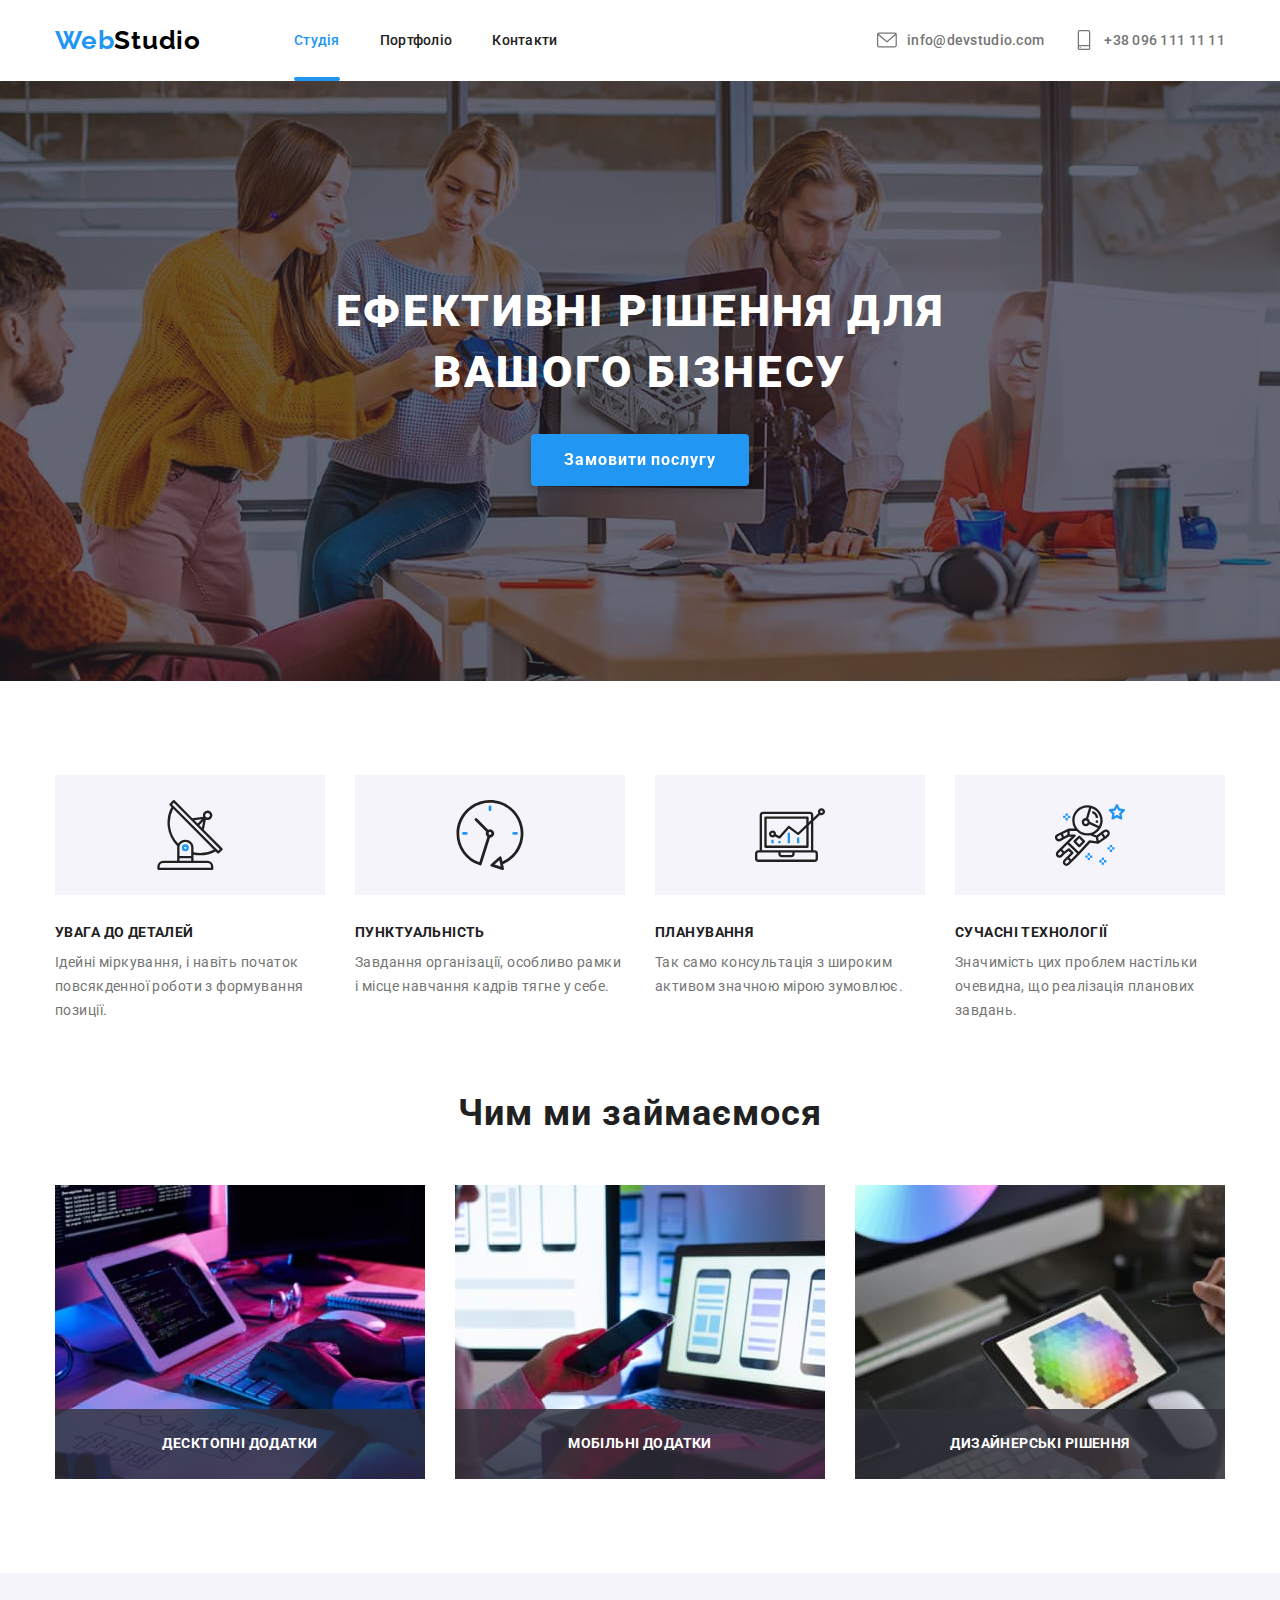
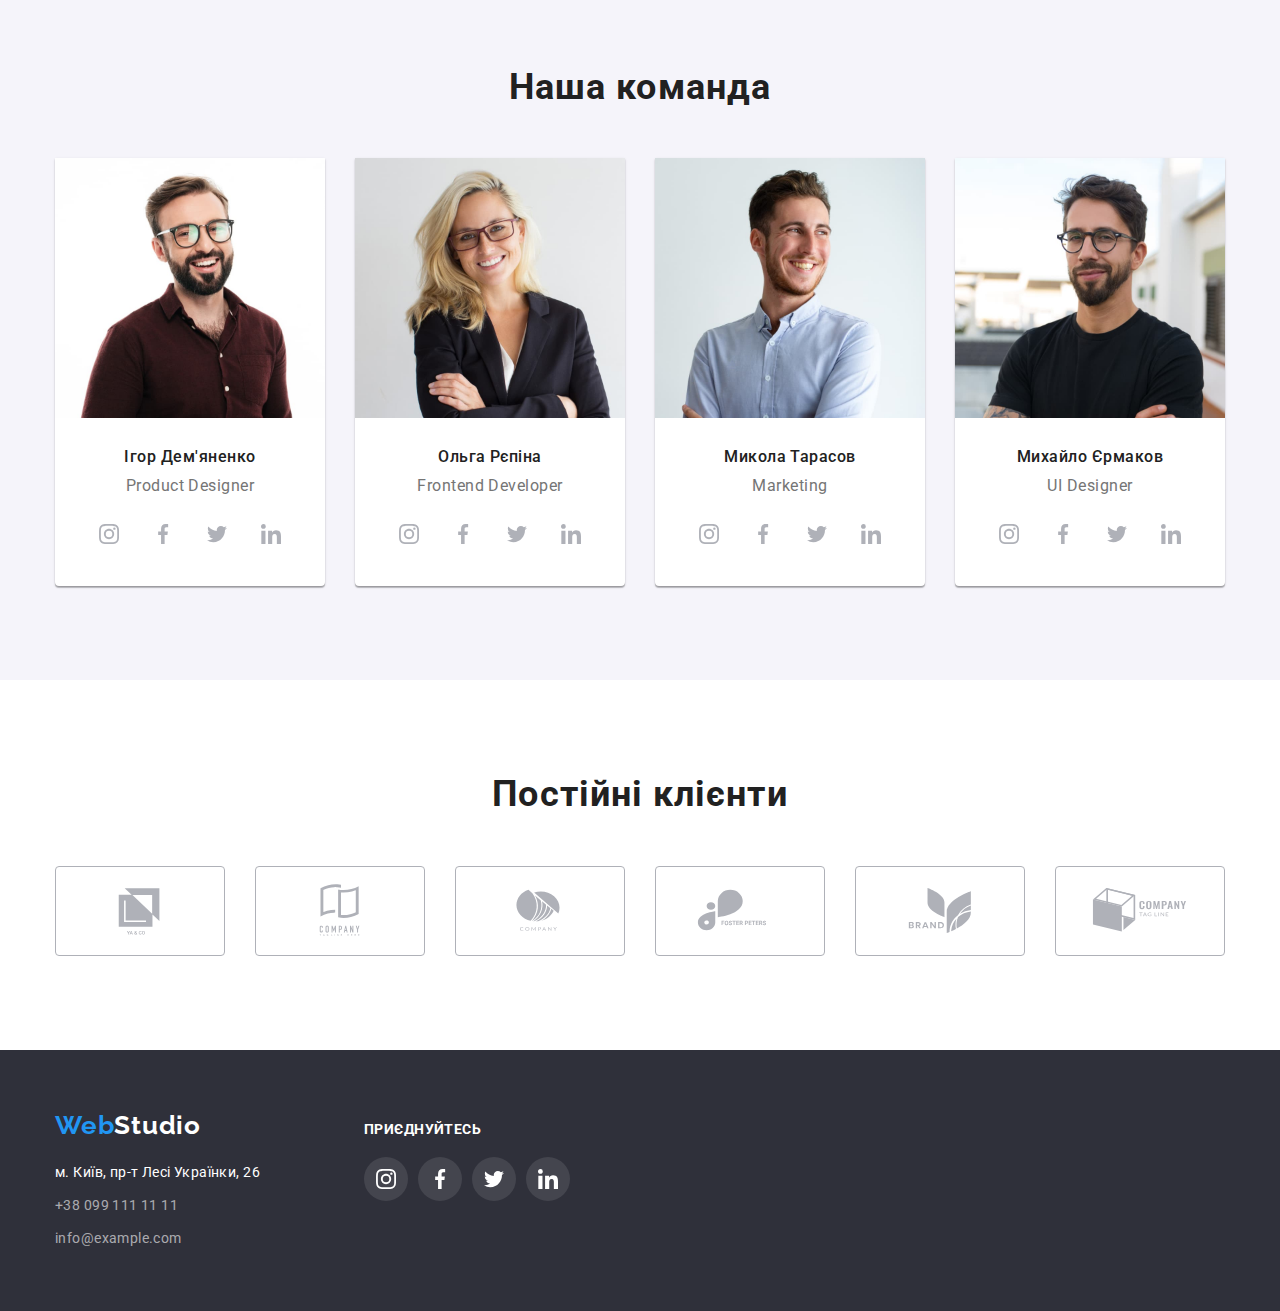
<file: index.html>
<!DOCTYPE html>
<html lang="uk">

<head>
  <meta charset="UTF-8" />
  <meta http-equiv="X-UA-Compatible" content="IE=edge" />
  <meta name="viewport" content="width=device-width, initial-scale=1.0" />
  <title>Document</title>
  <link rel="preconnect" href="https://fonts.googleapis.com" />
  <link rel="preconnect" href="https://fonts.gstatic.com" crossorigin />
  <link href="https://fonts.googleapis.com/css2?family=Raleway:wght@700&family=Roboto:wght@400;500;700;900&display=swap"
    rel="stylesheet" />
  <link rel="stylesheet" href="https://cdnjs.cloudflare.com/ajax/libs/modern-normalize/1.1.0/modern-normalize.min.css">
  <link rel="stylesheet" href="./css/common.css">
  <link rel="stylesheet" href="./css/main.css" />
</head>

<body>
  <header>
    <div class="container page-header">
      <nav class="header-nav">
        <a href="./index.html" class="logo link">
          <span class="part">Web</span>Studio</a>
        <ul class="menu list">
          <li class="item"><a href="./index.html" class="menu-link link active">Студія</a></li>
          <li class="item"><a href="./portfolio.html" class="menu-link link">Портфоліо</a></li>
          <li class="item"><a href="" class="menu-link link">Контакти</a></li>
        </ul>
      </nav>
      <ul class="auth-nav list">
        <li class="item contact-item">
          <a href="mailto:info@devstudio.com" class="menu-contact link"><svg class="header-icon" width="16" height="12">
              <use href="./img/icons.svg#icon-envelope"></use>
            </svg> info@devstudio.com</a>
        </li>
        <li class="item contact-item">
          <a href="tel:+380961111111" class="menu-contact link"><svg class="header-icon" width="10" height="16">
              <use href="./img/icons.svg#icon-smartphone"></use>
            </svg>+38 096 111 11 11</a>
        </li>
      </ul>
    </div>
  </header>

  <main>
    </div>
    <section>
      <div class="overlay">
        <div class="container hero-container">
          <h1 class="main-heading">Ефективні рішення для вашого бізнесу</h1>
          <button class="menu-btn modal-window" type="button" data-modal-open class="menu-btn">Замовити послугу
          </button>
          <div data-modal class="backdrop is-hidden">
            <div class="modal">
              <button data-modal-close class="icon-close"><svg width="18" height="18">
                  <use href="./img/icons.svg#icon-close"></use>
                </svg></button>
            </div>
          </div>
        </div>
    </section>

    <section class="section">
      <div class="container">
        <h2 class="section-header" hidden>Наші переваги</h2>
        <ul class="list advantages-list">
          <li class="advantage">
            <div class="advantage-background"><svg class="advantage-icon" class="adv" width="70px" height="70px">
                <use href="./img/icons.svg#icon-antenna"></use>
              </svg></div>
            <h3 class="advantages-heading">УВАГА ДО ДЕТАЛЕЙ</h3>
            <p class="advantages-text">
              Ідейні міркування, і навіть початок повсякденної роботи з
              формування позиції.
            </p>
          </li>

          <li class="advantage">
            <div class="advantage-background"><svg class="advantage-icon" width="70px" height="70px">
                <use href="./img/icons.svg#icon-clock"></use>
              </svg></div>
            <h3 class="advantages-heading">ПУНКТУАЛЬНІСТЬ</h3>
            <p class="advantages-text">
              Завдання організації, особливо рамки і місце навчання кадрів тягне
              у себе.
            </p>
          </li>

          <li class="advantage">
            <div class="advantage-background"><svg class="advantage-icon" width="70px" height="70px">
                <use href="./img/icons.svg#icon-diagram"></use>
              </svg></div>
            <h3 class="advantages-heading">ПЛАНУВАННЯ</h3>
            <p class="advantages-text">
              Так само консультація з широким активом значною мірою зумовлює.
            </p>
          </li>

          <li class="advantage">
            <div class="advantage-background"><svg class="advantage-icon" width="70px" height="70px">
                <use href="./img/icons.svg#icon-astronaut"></use>
              </svg></div>
            <h3 class="advantages-heading">СУЧАСНІ ТЕХНОЛОГІЇ</h3>
            <p class="advantages-text">
              Значимість цих проблем настільки очевидна, що реалізація планових
              завдань.
            </p>
          </li>
        </ul>
      </div>
    </section>
    <section>
      <div class="container marketing-container">
        <h2 class="section-header marketing-header">Чим ми займаємося</h2>
        <ul class="list marketing-list">
          <li class="marketing-item"><div class="marketing-img">
            <img src="./img/our-works/img1.jpg" alt="працює за компьютером" width="370" height="294" /></div>
            <div class="marketing-overlay"><p class="marketing-text">Десктопні додатки</p></div>
          </li>

          <li class="marketing-item"><div class="marketing-img">
            <img src="./img/our-works/img2.jpg" alt="працює за компьютером" width="370" height="294" /></div>
            <div class="marketing-overlay"><p class="marketing-text">Мобільні додатки</p></div>
          </li>

          <li class="marketing-item"><div class="marketing-img">
            <img src="./img/our-works/img3.jpg" alt="працює за компьютером" width="370" height="294" /></div>
            <div class="marketing-overlay"><p class="marketing-text">Дизайнерські рішення</p></div>
          </li>
        </ul>
      </div>
    </section>

    <section>
      <div class="team-overlay">
        <div class="container team-container">
          <h2 class="section-header team-section-header">Наша команда</h2>
          <ul class="list team-list">
            <li class="team-item">
              <img src="./img/our-team/img.jpg" alt="Член команди" width="270" height="260" />
              <h3 class="team-heading">Ігор Дем'яненко</h3>
              <p class="team-profession">Product Designer</p>
              <ul class="social-icons">
                <li class="social-background"><a class="social-icon" href=""><svg width="20" height="20">
                      <use href="./img/icons.svg#icon-instagram"></use>
                    </svg></a></li>
                <li class="social-background"><a class="social-icon" href=""><svg width="20" height="20">
                      <use href="./img/icons.svg#icon-facebook"></use>
                    </svg></a></li>
                <li class="social-background"><a class="social-icon" href=""><svg width="20" height="20">
                      <use href="./img/icons.svg#icon-twitter"></use>
                    </svg></a></li>
                <li class="social-background"><a class="social-icon" href=""><svg width="20" height="20">
                      <use href="./img/icons.svg#icon-linkedin"></use>
                    </svg></a></li>
              </ul>
            </li>
            <li class="team-item">
              <img src="./img/our-team/img-1.jpg" alt="Член команди" width="270" height="260" />
              <h3 class="team-heading">Ольга Рєпіна</h3>
              <p class="team-profession">Frontend Developer</p>
              <ul class="social-icons">
                <li class="social-background"><a class="social-icon" href=""><svg width="20" height="20">
                      <use href="./img/icons.svg#icon-instagram"></use>
                    </svg></a></li>
                <li class="social-background"><a class="social-icon" href=""><svg width="20" height="20">
                      <use href="./img/icons.svg#icon-facebook"></use>
                    </svg></a></li>
                <li class="social-background"><a class="social-icon" href=""><svg width="20" height="20">
                      <use href="./img/icons.svg#icon-twitter"></use>
                    </svg></a></li>
                <li class="social-background"><a class="social-icon" href=""><svg width="20" height="20">
                      <use href="./img/icons.svg#icon-linkedin"></use>
                    </svg></a></li>
              </ul>
            </li>
            <li class="team-item">
              <img src="./img/our-team/img-2.jpg" alt="Член команди" width="270" height="260" />
              <h3 class="team-heading">Микола Тарасов</h3>
              <p class="team-profession">Marketing</p>
              <ul class="social-icons">
                <li class="social-background"><a class="social-icon" href=""><svg width="20" height="20">
                      <use href="./img/icons.svg#icon-instagram"></use>
                    </svg></a></li>
                <li class="social-background"><a class="social-icon" href=""><svg width="20" height="20">
                      <use href="./img/icons.svg#icon-facebook"></use>
                    </svg></a></li>
                <li class="social-background"><a class="social-icon" href=""><svg width="20" height="20">
                      <use href="./img/icons.svg#icon-twitter"></use>
                    </svg></a></li>
                <li class="social-background"><a class="social-icon" href=""><svg width="20" height="20">
                      <use href="./img/icons.svg#icon-linkedin"></use>
                    </svg></a></li>
              </ul>
            </li>
            <li class="team-item">
              <img src="./img/our-team/img-3.jpg" alt="Член команди" width="270" height="260" />
              <h3 class="team-heading">Михайло Єрмаков</h3>
              <p class="team-profession">UI Designer</p>
              <ul class="social-icons">
                <li class="social-background"><a class="social-icon" href=""><svg width="20" height="20">
                      <use href="./img/icons.svg#icon-instagram"></use>
                    </svg></a></li>
                <li class="social-background"><a class="social-icon" href=""><svg width="20" height="20">
                      <use href="./img/icons.svg#icon-facebook"></use>
                    </svg></a></li>
                <li class="social-background"><a class="social-icon" href=""><svg width="20" height="20">
                      <use href="./img/icons.svg#icon-twitter"></use>
                    </svg></a></li>
                <li class="social-background"><a class="social-icon" href=""><svg width="20" height="20">
                      <use href="./img/icons.svg#icon-linkedin"></use>
                    </svg></a></li>
              </ul>
            </li>
          </ul>
        </div>
      </div>
    </section>
    <section class="section client-section">
      <div class="container">
        <h2 class="section-header client-section-header">Постійні клієнти</h2>
        <ul class="list cards-set">
          <li class="client-background"><a class="client-icon cards-item" href="#"><svg width="106" height="60">
                <use href="./img/icons.svg#icon-logo"></use>
              </svg></a></li>
          <li class="client-background"><a class="client-icon cards-item" href=""><svg width="106" height="60">
                <use href="./img/icons.svg#icon-logo1"></use>
              </svg></a></li>
          <li class="client-background"><a class="client-icon cards-item" href=""><svg width="106" height="60">
                <use href="./img/icons.svg#icon-logo2"></use>
              </svg></a></li>
          <li class="client-background"><a class="client-icon cards-item" href=""><svg width="106" height="60">
                <use href="./img/icons.svg#icon-logo3"></use>
              </svg></a></li>
          <li class="client-background"><a class="client-icon cards-item" href=""><svg width="106" height="60">
                <use href="./img/icons.svg#icon-logo4"></use>
              </svg></a></li>
          <li class="client-background"><a class="client-icon cards-item" href=""><svg width="106" height="60">
                <use href="./img/icons.svg#icon-logo5"></use>
              </svg></a></li>
        </ul>
      </div>

    </section>
  </main>
  <footer class="footer">
    <div class="container footer-container">
      <div class="logo-adress">
        <div class="web-logo">
          <a href="./index.html" class="logo link"><span class="part">Web</span><span
              class="footer-logo">Studio</span></a>
        </div>
        <!-- Контактна інформація -->
        <address class="adress">
          <ul class="list">
            <li class="footer-contacts">
              <a href="https://goo.gl/maps/AhDxowaApjQWC8bn6" target="_blank" rel="noopener noreferrer"
                class="link footer-address">м. Київ, пр-т Лесі Українки, 26</a>
            </li>
            <li class="footer-contacts">
              <a href="tel:+380991111111" class="link footer-contact"> +38 099 111 11 11</a>
            </li>
            <li class="footer-contacts">
              <a href="mailto:info@example.com" class="link footer-contact">info@example.com</a>
            </li>
          </ul>
        </address>

      </div>
      <div class="invite">
        <p class="footer-header">приєднуйтесь</p>
        <ul class="footer-icons">
          <li class="social-card"><a class="social-icon footer-icon" href=""><svg width="20" height="20">
                <use href="./img/icons.svg#icon-instagram"></use>
              </svg></a></li>
          <li class="social-card"><a class="social-icon footer-icon" href=""><svg width="20" height="20">
                <use href="./img/icons.svg#icon-facebook"></use>
              </svg></a></li>
          <li class="social-card"><a class="social-icon footer-icon" href=""><svg width="20" height="20">
                <use href="./img/icons.svg#icon-twitter"></use>
              </svg></a></li>
          <li class="social-card"><a class="social-icon footer-icon" href=""><svg width="20" height="20">
                <use href="./img/icons.svg#icon-linkedin"></use>
              </svg></a></li>
        </ul>
      </div>
      <div class=""></div>
    </div>
    </div>
  </footer>

  <script src="./js/modal.js"></script>
</body>

</html>
</file>
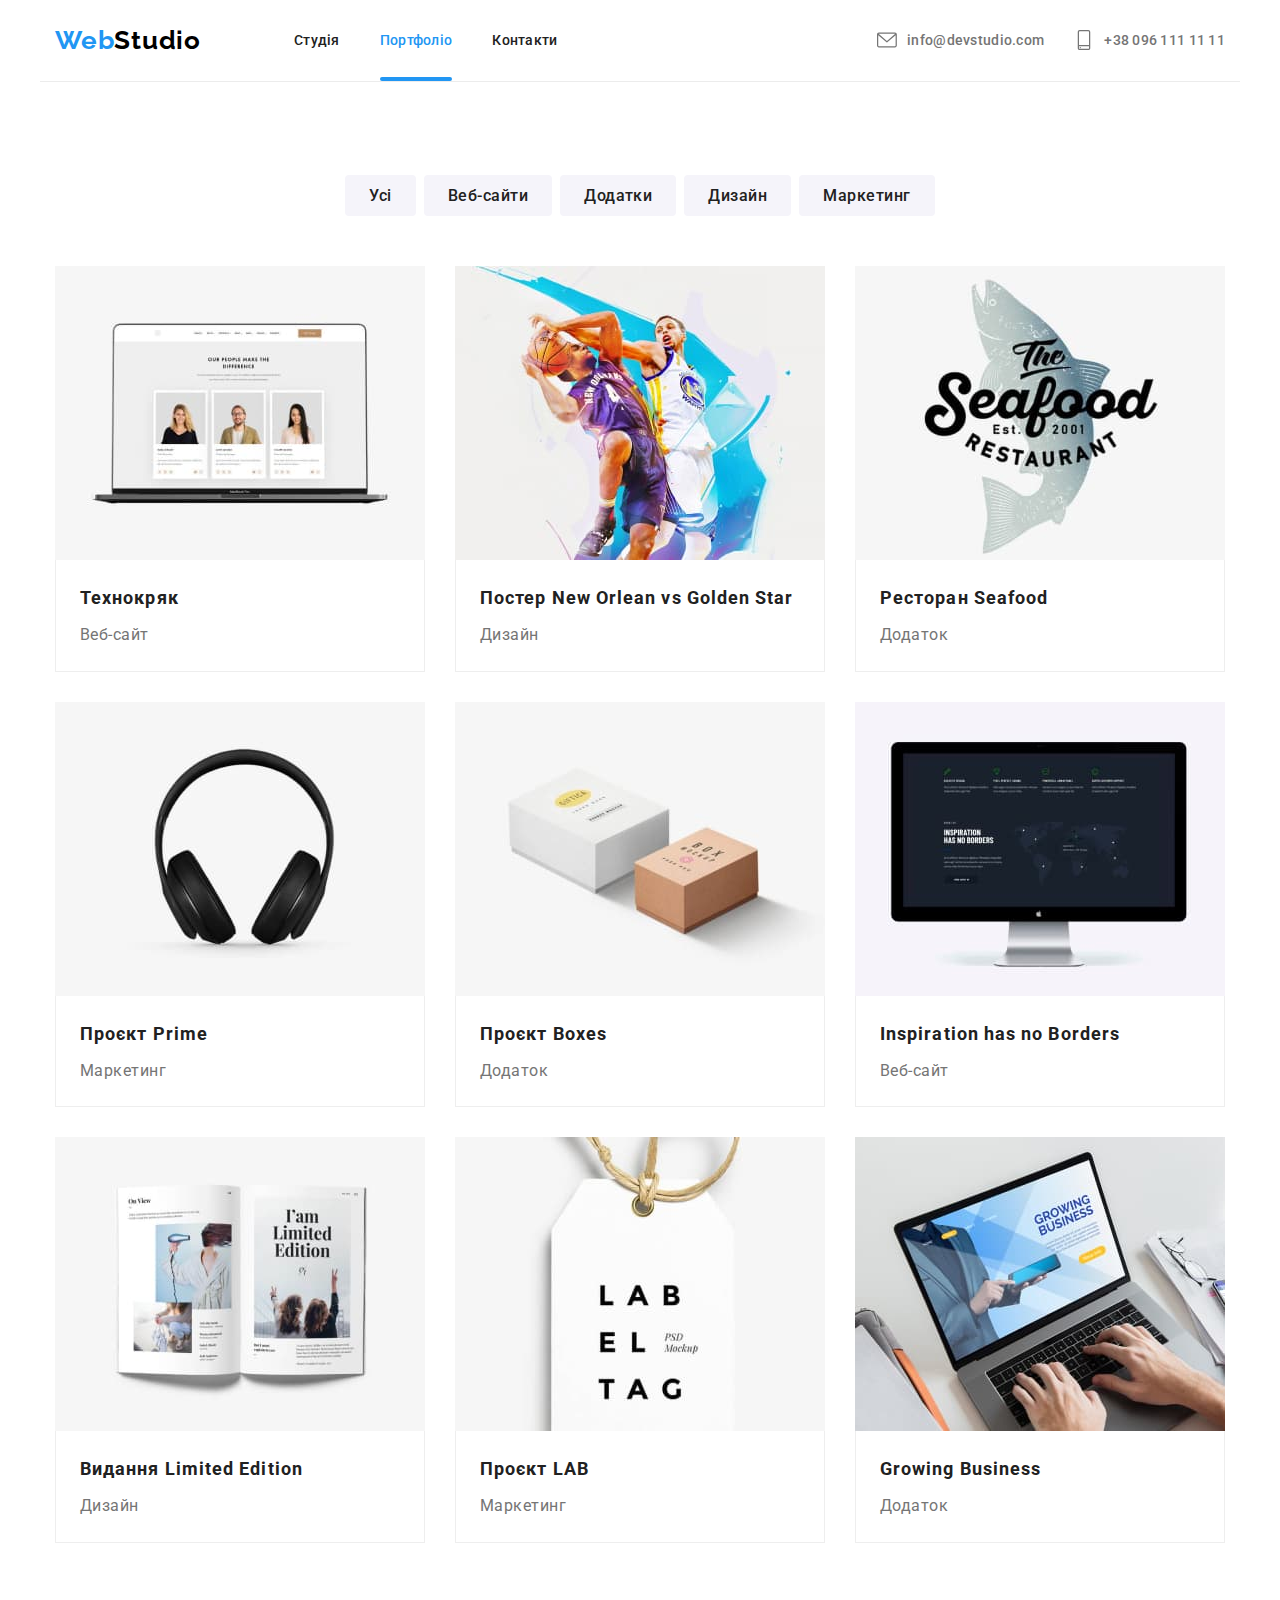
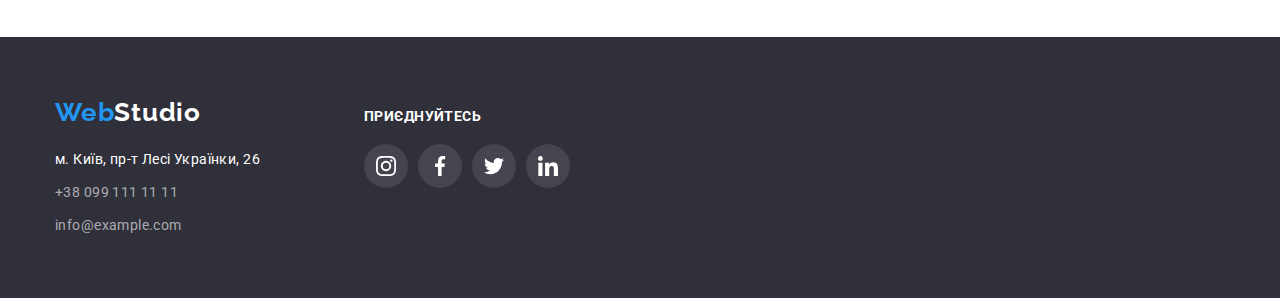
<file: portfolio.html>
<!DOCTYPE html>
<html lang="uk">
<head>
  <meta charset="UTF-8" />
  <meta http-equiv="X-UA-Compatible" content="IE=edge" />
  <meta name="viewport" content="width=device-width, initial-scale=1.0" />
  <title>Document</title>
  <link rel="preconnect" href="https://fonts.googleapis.com" />
  <link rel="preconnect" href="https://fonts.gstatic.com" crossorigin />
  <link href="https://fonts.googleapis.com/css2?family=Raleway:wght@700&family=Roboto:wght@400;500;700;900&display=swap"
    rel="stylesheet" />
  <link rel="stylesheet" href="https://cdnjs.cloudflare.com/ajax/libs/modern-normalize/1.1.0/modern-normalize.min.css">
  <link rel="stylesheet" href="./css/common.css" />
  <link rel="stylesheet" href="./css/portfolio.css" />
</head>

<body>
  <header>
    <div class="container page-header">
      <nav class="header-nav">
        <a href="./index.html" class="logo link"><span class="part">Web</span>Studio</a>
        <ul class="menu list">
          <li class="item"><a href="./index.html" class="menu-link link">Студія</a></li>
          <li class="item contact-item"><a href="./portfolio.html" class="menu-link link active">Портфоліо</a></li>
          <li class="item contact-item"><a href="" class="menu-link link">Контакти</a></li>
        </ul>
      </nav>
      <ul class="auth-nav list">
        <li class="item contact-item">
          <a href="mailto:info@devstudio.com" class="menu-contact link"><svg class="header-icon">
              <use href="./img/icons.svg#icon-envelope"></use>
            </svg> info@devstudio.com</a>
        </li>
        <li class="item contact-item">
          <a href="tel:+380961111111" class="menu-contact link"><svg class="header-icon">
              <use href="./img/icons.svg#icon-smartphone"></use>
            </svg>+38 096 111 11 11</a>
        </li>
      </ul>
    </div>
  </header>
  </div>

  <main class="portfolio">
    <section class="section">
      <div class="container">
        <h1 class="main-header visually-hidden">Наші роботи</h1>
        <ul class="list search-list">
          <li class="search-item"><button type="button" class="btn-galery">Усі</button></li>
          <li class="search-item"><button type="button" class="btn-galery">Веб-сайти</button></li>
          <li class="search-item"><button type="button" class="btn-galery">Додатки</button></li>
          <li class="search-item"><button type="button" class="btn-galery">Дизайн</button></li>
          <li class="search-item"><button type="button" class="btn-galery">Маркетинг</button></li>
        </ul>

        <ul class="flex-container list">
          <li class="list flex-element"><a class="portfolio-card" href="">
            <div class="card-img"><img class="portfolio-img" src="./img/portfolio/technokryak.jpg" alt="notebook"><div class="card-overlay is-hidden">Ресурс пропонує комплексні пропозиції з різним рівнем функціоналу та сервісів. Все це дозволить відвідувачу отримати вичерпні відомості про компанію чи приватну особу.</div></div>
            <div class="card-description"><h2 class="portfolio-header">Технокряк</h2>
            <p class="portfolio-text">Веб-сайт</p></div></a>
          </li>
          <li class="list flex-element"><a class="portfolio-card" href="">
            <div class="card-img"><img class="portfolio-img" src="./img/portfolio/basketball.jpg" alt="poster" /><div class="card-overlay is-hidden">Ресурс пропонує комплексні пропозиції з різним рівнем функціоналу та сервісів. Все це дозволить відвідувачу отримати вичерпні відомості про компанію чи приватну особу.</div></div>
            <div class="card-description"><h2 class="portfolio-header">Постер New Orlean vs Golden Star</h2>
            <p class="portfolio-text">Дизайн</p></div></a>
          </li>
          <li class="list flex-element"><a class="portfolio-card" href="">
            <div class="card-img"><img class="portfolio-img" src="./img/portfolio/fish.jpg" alt="fish" /><div class="card-overlay is-hidden">Ресурс пропонує комплексні пропозиції з різним рівнем функціоналу та сервісів. Все це дозволить відвідувачу отримати вичерпні відомості про компанію чи приватну особу.</div></div>
            <div class="card-description"><h2 class="portfolio-header">Ресторан Seafood</h2>
            <p class="portfolio-text">Додаток</p></div></a>
          </li>
          <li class="list flex-element"><a class="portfolio-card" href="">
            <div class="card-img"><img class="portfolio-img" src="./img/portfolio/speakers.jpg" alt="speakers" /><div class="card-overlay is-hidden">Ресурс пропонує комплексні пропозиції з різним рівнем функціоналу та сервісів. Все це дозволить відвідувачу отримати вичерпні відомості про компанію чи приватну особу.</div></div>
            <div class="card-description"><h2 class="portfolio-header">Проєкт Prime</h2>
            <p class="portfolio-text">Маркетинг</p></div></a>
          </li>
          <li class="list flex-element"><a class="portfolio-card" href="">
            <div class="card-img"><img class="portfolio-img" src="./img/portfolio/boxes.jpg" alt="boxes" /><div class="card-overlay is-hidden">Ресурс пропонує комплексні пропозиції з різним рівнем функціоналу та сервісів. Все це дозволить відвідувачу отримати вичерпні відомості про компанію чи приватну особу.</div></div>
            <div class="card-description"><h2 class="portfolio-header">Проєкт Boxes</h2>
            <p class="portfolio-text">Додаток</p></div></a>
          </li>
          <li class="list flex-element"><a class="portfolio-card" href="">
            <div class="card-img"><img class="portfolio-img" src="./img/portfolio/mac.jpg" alt="mac" /><div class="card-overlay is-hidden">Ресурс пропонує комплексні пропозиції з різним рівнем функціоналу та сервісів. Все це дозволить відвідувачу отримати вичерпні відомості про компанію чи приватну особу.</div></div>
            <div class="card-description"><h2 class="portfolio-header">Inspiration has no Borders</h2>
            <p class="portfolio-text">Веб-сайт</p></div></a>
          </li>
          <li class="list flex-element"><a class="portfolio-card" href="">
            <div class="card-img"><img class="portfolio-img" src="./img/portfolio/book.jpg" alt="journal" /><div class="card-overlay is-hidden">Ресурс пропонує комплексні пропозиції з різним рівнем функціоналу та сервісів. Все це дозволить відвідувачу отримати вичерпні відомості про компанію чи приватну особу.</div></div>
            <div class="card-description"><h2 class="portfolio-header">Видання Limited Edition</h2>
            <p class="portfolio-text">Дизайн</p></div></a>
          </li>
          <li class="list flex-element"><a class="portfolio-card" href="">
            <div class="card-img"><img class="portfolio-img" src="./img/portfolio/label.jpg" alt="label" /><div class="card-overlay is-hidden">Ресурс пропонує комплексні пропозиції з різним рівнем функціоналу та сервісів. Все це дозволить відвідувачу отримати вичерпні відомості про компанію чи приватну особу.</div></div>
            <div class="card-description"><h2 class="portfolio-header">Проєкт LAB</h2>
            <p class="portfolio-text">Маркетинг</p></div></a>
          </li>
          <li class="list flex-element"><a class="portfolio-card" href="">
            <div class="card-img"><img class="portfolio-img" src="./img/portfolio/notebook.jpg" alt="notebook" /><div class="card-overlay is-hidden">Ресурс пропонує комплексні пропозиції з різним рівнем функціоналу та сервісів. Все це дозволить відвідувачу отримати вичерпні відомості про компанію чи приватну особу.</div></div>
            <div class="card-description"><h2 class="portfolio-header">Growing Business</h2>
            <p class="portfolio-text">Додаток</p></div></a>
          </li>
        </ul>
      </div>
    </section>
  </main>

  <footer class="footer">
    <div class="container footer-container">
      <div class="logo-adress">
        <div class="web-logo">
          <a href="./index.html" class="logo link"><span class="part">Web</span><span
              class="footer-logo">Studio</span></a>
        </div>
        <!-- Контактна інформація -->
        <address class="adress">
          <ul class="list">
            <li class="footer-contacts">
              <a href="https://goo.gl/maps/AhDxowaApjQWC8bn6" target="_blank" rel="noopener noreferrer"
                class="link footer-address">м. Київ, пр-т Лесі Українки, 26</a>
            </li>
            <li class="footer-contacts">
              <a href="tel:+380991111111" class="link footer-contact"> +38 099 111 11 11</a>
            </li>
            <li class="footer-contacts">
              <a href="mailto:info@example.com" class="link footer-contact">info@example.com</a>
            </li>
          </ul>
        </address>
      </div>
      <div class="invite">
        <p class="footer-header">приєднуйтесь</p>
        <ul class="footer-icons">
          <li class="social-card"><a class="social-icon footer-icon" href=""><svg width="20" height="20">
                <use href="./img/icons.svg#icon-instagram"></use>
              </svg></a></li>
          <li class="social-card"><a class="social-icon footer-icon" href=""><svg width="20" height="20">
                <use href="./img/icons.svg#icon-facebook"></use>
              </svg></a></li>
          <li class="social-card"><a class="social-icon footer-icon" href=""><svg width="20" height="20">
                <use href="./img/icons.svg#icon-twitter"></use>
              </svg></a></li>
          <li class="social-card"><a class="social-icon footer-icon" href=""><svg width="20" height="20">
                <use href="./img/icons.svg#icon-linkedin"></use>
              </svg></a></li>
        </ul>
      </div>
    </div>

  </footer>
</body>

</html>
</file>
<file: css/common.css>
:root {
    --accent-color: #2196F3;
    --font-color: #212121;
    --secondary-font-color: #757575;
    --white-color: #FFFFFF;
    --primary-font: 'Roboto', sans-serif;
    --secondary-font: 'Raleway', sans-serif;
    --indent: 15px;
}

body,
h1,
h2,
h3,
h4,
h5,
h6,
p,
ul,
ol,
li
 {
    margin: 0;
    padding: 0;
}

a {
    text-decoration: none;
}

img {
    display: block;
    min-width: 100%;
    height: auto;
}

body {
    font-family: var(--primary-font); 
}

button{
    cursor: pointer;
    font-family: inherit;
}

.link {
    text-decoration: none;
}

.list {
    margin: 0;
    padding: 0;
    list-style: none;
}

.container{
    max-width: 1200px;
    margin-left: auto;
    margin-right: auto;
    padding-left: 15px;
    padding-right: 15px;
    
/*     outline: 2px solid tomato;
 */}

 .is-hidden {
    opacity: 0;
    pointer-events: none;
}

.logo {
    display: flex;
    align-items: center;
    margin-right: 93px;

    font-family: var(--secondary-font);
    font-weight: 700;
    font-size: 26px;
    line-height: 1.2;
    letter-spacing: 0.03em;

    color: #000000;
}

.part { 
    display: flex;

    font-family: var(--secondary-font);
    font-weight: 700;
    font-size: 26px;
    line-height: 1.2;
    letter-spacing: 0.03em;

    color: var(--accent-color)
}

.main-nav {
    display: flex;
    align-items: center;
    justify-content: space-between;
}

.header-nav {
    margin-right: auto;
}

.auth-nav{
    display: flex;
    align-items: center;
}

/* .auth-nav .item + .item{
    margin-left: 30px;
} */

.page-header{
    display: flex;
    border-bottom: 1px solid #ECECEC;
    margin-bottom: -1px;
}

.header-nav {
    display: flex;
}

.menu{
    display: flex;
}

.menu .item:not(:last-child){
    margin-right: 40px;
}

.menu-link {
    position: relative;
    display: block;
    padding-top: 32px;
    padding-bottom: 32px;

    font-weight: 500;
    font-size: 14px;
    line-height: 1.2;
    letter-spacing: 0.02em;

    color: var(--font-color);
    transition: color 250ms cubic-bezier(0.4, 0, 0.2, 1);
}

.menu-link:hover, .menu-link:focus {
    color: var(--accent-color);
}

.header-icon {
    width: 20px;
    height: 20px;

    fill: currentColor;
}

.contact-item:not(:last-child) {
    margin-right: 30px;
}

.menu-contact {
    display: flex;
    align-items: center;
    justify-content: center;
    gap: 10px;
    font-style: var(--primary-font);
    font-weight: 500;
    font-size: 14px;
    line-height: 1.2;
    letter-spacing: 0.02em;
    
    color: var(--secondary-font-color);
    transition: color 250ms cubic-bezier(0.4, 0, 0.2, 1);
}

.menu-contact:hover, .menu-contact:focus {
    color: var(--accent-color)
}

.active {
    color: var(--accent-color);
}

.active::after {
    content: " ";
    position: absolute;
    bottom: 0;
    left: 0;

    width: 100%;
    height: 4px;
    border-radius: 2px;

    background: #2196F3;
}

.footer-address {
    font-family: var(--primary-font);
    font-style: normal;
    font-weight: 400;
    font-size: 14px;
    line-height: 1.71;
    letter-spacing: 0.03em;

    color: #FFFFFF;
    transition: color 250ms cubic-bezier(0.4, 0, 0.2, 1);
}

.footer-address:hover, .footer-address:focus {
    color: var(--accent-color);
}

.footer-contact {
    margin-top: 9px;

    font-family: var(--primary-font);
    font-style: normal;
    font-weight: 400;
    font-size: 14px;
    line-height: 1.71;
    letter-spacing: 0.03em;

    color: rgba(255, 255, 255, 0.6);
    transition: color 250ms cubic-bezier(0.4, 0, 0.2, 1);
}

.footer-contact:hover, .footer-contact:focus {
    color: var(--accent-color); 
}

 .footer {
    padding: 60px 0;
    background: #2F303A;
 }

 .adress {
    display: flex;
    margin-top: 20px;
 }

 .web-logo {
    display: flex;
    margin-bottom: 20px;
 }

 .footer-logo {
    color: var(--white-color);
 }

 .part.footer-logo {
    margin-bottom: 20px;
 }

 .footer-contacts:not(:last-child) {
    margin-bottom: 9px;
 }

 .social-card:not(:last-child) {
    margin-right: 10px;
}

 .social-icons {
    display: flex;
    list-style: none;
    align-items: center;
    justify-content: center;
}

.social-icon {
    display: flex;
    align-items: center;
    justify-content: center;
    width: 44px;
    height: 44px;
    fill: #AFB1B8;
    border-radius: 50%;
 /*    width: 20px;
    height: 20px; */
    transition: background-color 250ms cubic-bezier(0.4, 0, 0.2, 1);
}

.social-icon:hover, .social-icon:focus {
    background-color: var(--accent-color);
    fill: var(--white-color);
}

.footer-container{
    display: flex;
    align-items: baseline;
}

.invite {
    display: flex;
    flex-wrap: wrap;

    width: 210px;
    margin-left: 70px;
}

.footer-header {
/*     align-items: baseline;
 */
    margin-bottom: 20px;
    font-family: var(--primary-font);
    font-weight: 700;
    font-size: 14px;
    line-height: 1.1;
    letter-spacing: 0.03em;
    text-transform: uppercase;

    color: var(--white-color);
 }

.footer-icons {
    list-style: none;
    display: flex;
}

.footer-icon {
    margin: 0;
    padding: 0;
    fill:#FFFFFF;
    background: rgba(255, 255, 255, 0.1);
    border-radius: 50%;
}

.footer-icon:hover, .footer-icon:focus {        
    background-color: var(--accent-color);
    border-radius: 50%;
}

.backdrop {
    position: fixed;
    z-index: 10;
    width: 100%;
    height: 100%;
    top: 0;
    left: 0;
    background-color: rgba(0, 0, 0, 0.2);
    transition: opacity 250ms cubic-bezier(0.4, 0, 0.2, 1),
    translate 250ms cubic-bezier(0.4, 0, 0.2, 1);
}

.backdrop.is-hidden {
    opacity: 0;
    pointer-events: none;
}

.modal {
    position: absolute;
    top: 50%;
    left: 50%;
    transform: translate(-50%, -50%);
    min-width: 530px;
    min-height: 580px;

    background-color: #fff;
}

.icon-close {
    display: flex;
    justify-content: flex-end;
    align-items: center;
    margin-left: auto;
    width: 30px;
    height: 30px;

    margin-top: 8px;
    margin-right: 8px;
    background-color: var(--white-color);
    border: 1px solid rgba(0, 0, 0, 0.1);
    border-radius: 50%;
}

.modal-window {
    display: flex;
}
</file>
<file: css/main.css>
.menu-btn {
    display: inline-block;
    min-width: 216px;
    padding: 10px 32px;
   
    font-weight: 700;
    font-size: 16px;
    line-height: 1.87;
    letter-spacing: 0.06em;
    text-align: center;
    
    color: var(--white-color);
    filter: drop-shadow(0px 4px 4px rgba(0, 0, 0, 0.25));
    border-radius: 4px;
    background: var(--accent-color);
    border: 1px solid transparent;

    transition: color 250ms cubic-bezier(0.4, 0, 0.2, 1), filter 250ms cubic-bezier(0.4, 0, 0.2, 1), background 250ms cubic-bezier(0.4, 0, 0.2, 1) ;

}

.menu-btn:hover, .menu-btn:focus {
    background: #188CE8;
}

.section {
    padding-top: 94px;
    padding-bottom: 94px;
}

.overlay {
    max-width: 1600px;
    height: 600px;
    margin-left: auto;
    margin-right: auto;
    background: linear-gradient(rgba(47, 48, 58, 0.4), rgba(47, 48, 58, 0.4)), url("../img/overlay-hero.jpg") no-repeat center/cover, #c4c4c4;
}

.hero-container {
    padding-top: 200px;
    padding-bottom: 200px;
    text-align: center;
}

.main-heading {
    margin-top: 0;
    margin-bottom: 30px;
    max-width: 696px;
    margin-right: auto;
    margin-left: auto;

    font-weight: 900;
    font-size: 44px;
    line-height: 1.4;
    text-align: center;
    letter-spacing: 0.06em;
    text-transform: uppercase;

    color: var(--white-color);
}

.section-header {
    margin: 0;

    font-weight: 700;
    font-size: 36px;
    line-height: 1.16;
    text-align: center;
    letter-spacing: 0.03em;

    color: var(--font-color);
}

.advantages-list {
    display: flex;
    align-items: center;
    justify-content: space-between;
    margin: 0, auto;
    flex-wrap: wrap;
    gap: var(--indent);
}

.advantages-list:not(:last-child) {
    margin-bottom: 30px;
  }
  
  .advantage {
    width: 270px;
    height: 224px;
    align-items: center;
    justify-content: center;
 
    flex-basis: calc(
    (100% - var(--indent) * 4 - 1)) / 4;
    border-radius: 4px;
  }

  .advantage-background {
    height: 120px;
    margin-bottom: 30px;

    background-color: #F5F4FA;
  }

  .advantage-icon {
    display: inline-block;
    margin: 25px 100px;
  }

.advantages-heading {
    margin-bottom: 10px;

    font-family: var(--primary-font);
    font-weight: 700;
    font-size: 14px;
    line-height: 1.14;
    letter-spacing: 0.03em;
    text-transform: uppercase;

    color: var(--font-color);
}

.advantages-text {
    margin: 0;

    font-family: var(--primary-font);
    font-weight: 400;
    font-size: 14px;
    line-height: 1.71;
    letter-spacing: 0.03em;

    color: var(--secondary-font-color);
}

/* .advantage::before {
    display: block;
    content: '';
    height: 120px;
    margin-bottom: 30px;
    border-radius: 4px;

    background-color: #F5F4FA;
    background-size: contain;
    background-repeat: no-repeat;
    background-position: center;
} */

/* .plate-icon:before {
    background-image: url(../img/advantages/plate.svg);
}

.clock-icon:before {
    background-image: url(../img/advantages/clock.svg);
}

.computer-icon:before {
    background-image: url(../img/advantages/computer.svg);
}

.space-icon:before {
    background-image: url(../img/advantages/space.svg);
} */
.marketing-container {
    padding-bottom: 94px;
}

.marketing-list {
    display: flex;
    gap: 30px;
}

.marketing-item {
    position: relative;
    width: 100%;
}

/* .marketing-item:not(:last-child) {
    margin-right: 30px;
} */

.marketing-header {
    margin-bottom: 50px;
}

.marketing-overlay {
    position: absolute;

    display: flex;
    justify-content: center;
    align-items: center;
    width: 100%;
    height: 70px;
    bottom: 0;
    overflow: hidden;

    background-color: rgba(47, 48, 58, 0.8);
}

.marketing-text {
    font-family: var(--primary-font);
    font-weight: 700;
    font-size: 14px;
    line-height: 1.14;
    letter-spacing: 0.03em;
    text-transform: uppercase;

    color: var(--white-color);
}

.team-overlay {
    margin-left: auto;
    margin-right: auto;
    background-color: #F5F4FA;
}

.team-container {
    width: 1600px;
    padding-top: 94px;
    padding-bottom: 94px;
}

.team-list {
    display: flex;
    justify-content: space-between;
}

.team-section-header {
    margin-bottom: 50px;
}

.team-item {
    width: 270px;
    height: 428px;

    background: #FFFFFF;
    box-shadow: 0px 1px 3px rgba(0, 0, 0, 0.12), 0px 1px 1px rgba(0, 0, 0, 0.14), 0px 2px 1px rgba(0, 0, 0, 0.2);
    border-radius: 0px 0px 4px 4px;
}


.team-heading {
    margin-top: 30px;
    margin-bottom: 10px;

    font-family: var(--primary-font);
    font-weight: 500;
    font-size: 16px;
    line-height: 1.18;
    text-align: center;
    letter-spacing: 0.03em;

    color: var(--font-color);
}

.team-profession {
    margin-bottom: 16px;

    font-family: var(--primary-font);
    font-weight: 400;
    font-size: 16px;
    line-height: 1.18;
    text-align: center;
    letter-spacing: 0.03em;

    color: var(--secondary-font-color);
}

.social-background:not(:last-child) {
   margin-right: 10px;
}

.client-section-header {
    margin-bottom: 50px;
}

.cards-set {
    display: flex;
    flex-wrap: wrap;
    margin-right: auto;
    margin-left: auto;
    align-items: center;
    justify-content: space-between;
    gap: 30px;
    list-style: none;
  }
  
  .cards-item {
    width: 106px;
    height: 60px;
    flex-basis: calc((100% - 30px * 6 - 1)) / 6;
    background-color: #FFFFFF;
  }

.client-icon {
    display: flex;
    align-items: center;
    justify-content: center;
 
    width: 170px;
    height: 90px;
    border: 1px solid rgba(175, 177, 184, 1);
    border-radius: 4px;
    fill: #AFB1B8;
    transition: border 250ms cubic-bezier(0.4, 0, 0.2, 1), fill 250ms cubic-bezier(0.4, 0, 0.2, 1);

}

.client-icon:hover {
    fill: var(--accent-color);
    border-color: #188CE8;
}
</file>
<file: css/portfolio.css>
.btn-galery {
    padding: 6px 22px;
    border-radius: 4px;
    border-color: transparent;
    background-color: #F5F4FA;
    color: var(--font-color);
    font-family: var(--primary-font);
    font-weight: 500;
    font-size: 16px;
    line-height: 1.6;
    letter-spacing: 0.03em;

    transition: box-shadow 250ms cubic-bezier(0.4, 0, 0.2, 1), color 250ms cubic-bezier(0.4, 0, 0.2, 1), background-color 250ms cubic-bezier(0.4, 0, 0.2, 1);
}

.btn-galery:hover, .btn-galery:focus {
    background-color: var(--accent-color);
    color: var(--white-color);
    box-shadow: 0px 3px 1px rgba(0, 0, 0, 0.1), 0px 1px 2px rgba(0, 0, 0, 0.08), 0px 2px 2px rgba(0, 0, 0, 0.12);
}

.visually-hidden {
    position: absolute;
    white-space: nowrap;
    width: 1px;
    height: 1px;
    overflow: hidden;
    border: 0;
    padding: 0;
    clip: rect(0 0 0 0);
    clip-path: inset(50%);
    margin: -1px;
}

.section {
    padding-top: 94px;
    padding-bottom: 94px;
}

.search-list {
    display: flex;
    justify-content: center;

    margin-bottom: 50px;
}

.search-item:not(:last-child) {
    margin-right: 8px;
}

.flex-container {
    display: flex;
    flex-wrap: wrap;
    gap: 30px;
/*     margin: -15px; variant 3 */
}

.flex-element {
   /*  width: 380px; 1 variant 3variant*/
    width: calc((100% - 60px) / 3); /* calc (100% - кол-во маржинов в строке * значение маржина) / кол во єлемнтов встроке*/
    /* margin: 15px; 3 variant */
/*     margin-right: 30px;
    margin-bottom: 30px;  1 variant*/
}

/* .flex-element:nth-child(3n) {
    margin-right: 0px;
} */
/* 1variant */
/* .flex-element:nth-child(3n) {
    margin-right: 0;
}
.flex-element:nth-last-child(-n + 3) {
    margin-bottom: 0;
} */

/* Variant 2*/
/* .flex-element:not(:nth-child(3n)) {
    margin-right: 30px;
} */

/* .flex-element:not(:nth-last-child(-n + 3)) {
    margin-bottom: 30px;
} */

/* .flex-element {
    margin-bottom: 30px;
} */

/* .flex-element:nth-last-child(-n + 3) {
    margin-bottom: 0;
} */

.card-img {
    position: relative;
    overflow: hidden;
}

.card-overlay {
    position: absolute;
    top: 0;
    left: 0;
    width: 100%;
    height: 100%;

    transform: translateY(100%);
    transition: transform 250ms cubic-bezier(0.4, 0, 0.2, 1);

    background-color: rgba(33, 150, 243, 0.9);

    display: flex;
    align-items: center;
    padding-left: 24px;
    padding-right: 24px;

    font-family: var(--primary-font);
    font-size: 18px;
    line-height: 1.6;
    letter-spacing: 0.03em;

    color: #FFFFFF;
}

.portfolio-card:hover {
    box-shadow: 0px 1px 1px rgba(0, 0, 0, 0.12), 0px 4px 4px rgba(0, 0, 0, 0.06), 1px 4px 6px rgba(0, 0, 0, 0.16);
    cursor: pointer;
}

.portfolio-card:hover .card-overlay {
    opacity: 1;
    transform: translateY(0);

}

.card-description {
    padding-top: 20px;
    border: 1px solid rgba(238, 238, 238, 1);
    border-top: none;
}

.portfolio-header {
    margin-bottom: 4px;
    margin-left: 24px;

    font-family: var(--primary-font);
    font-weight: 700;
    font-size: 18px;
    line-height: 2;
    letter-spacing: 0.06em;

    color: var(--font-color);
}
.portfolio-text {
    margin-bottom: 20px;
    margin-left: 24px;

    font-family: var(--primary-font);
    font-weight: 400;
    color: var(--secondary-font-color);
    font-size: 16px;
    line-height: 1.9;
    letter-spacing: 0.03em;
}
</file>
